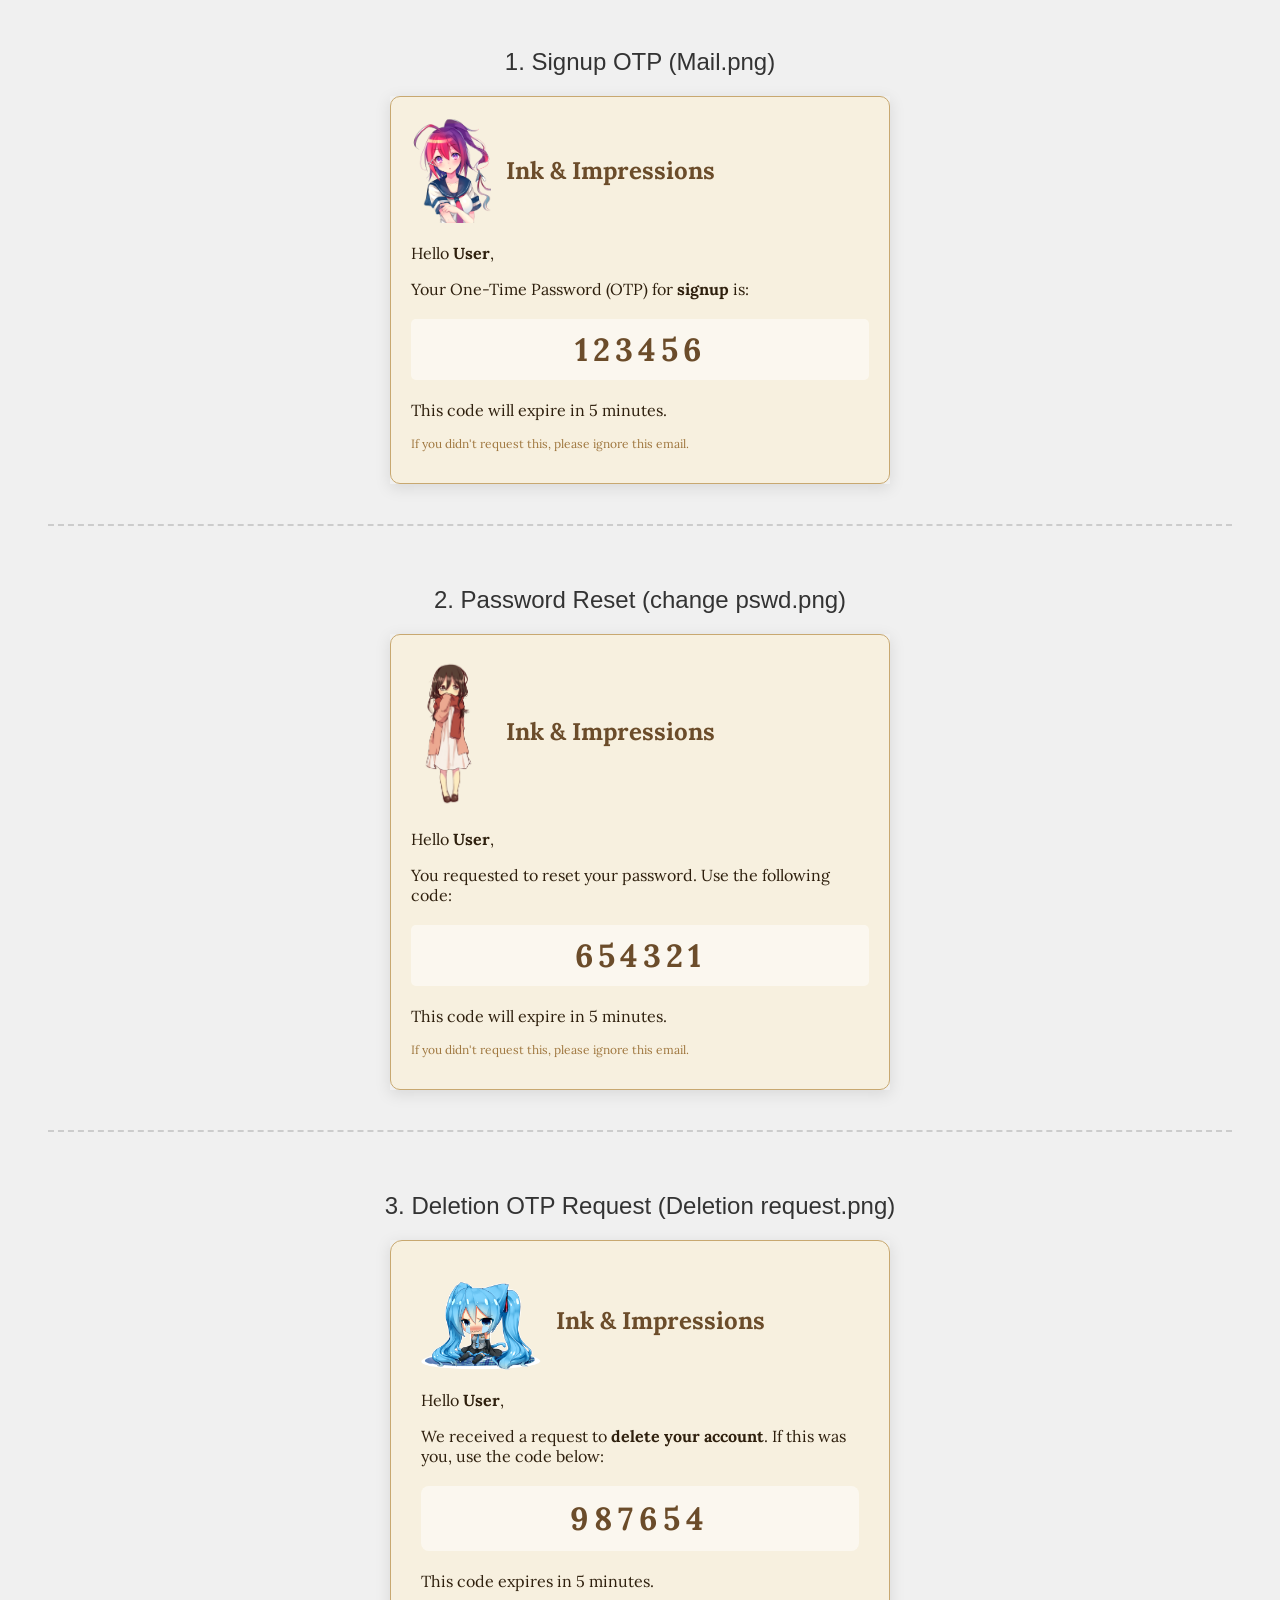
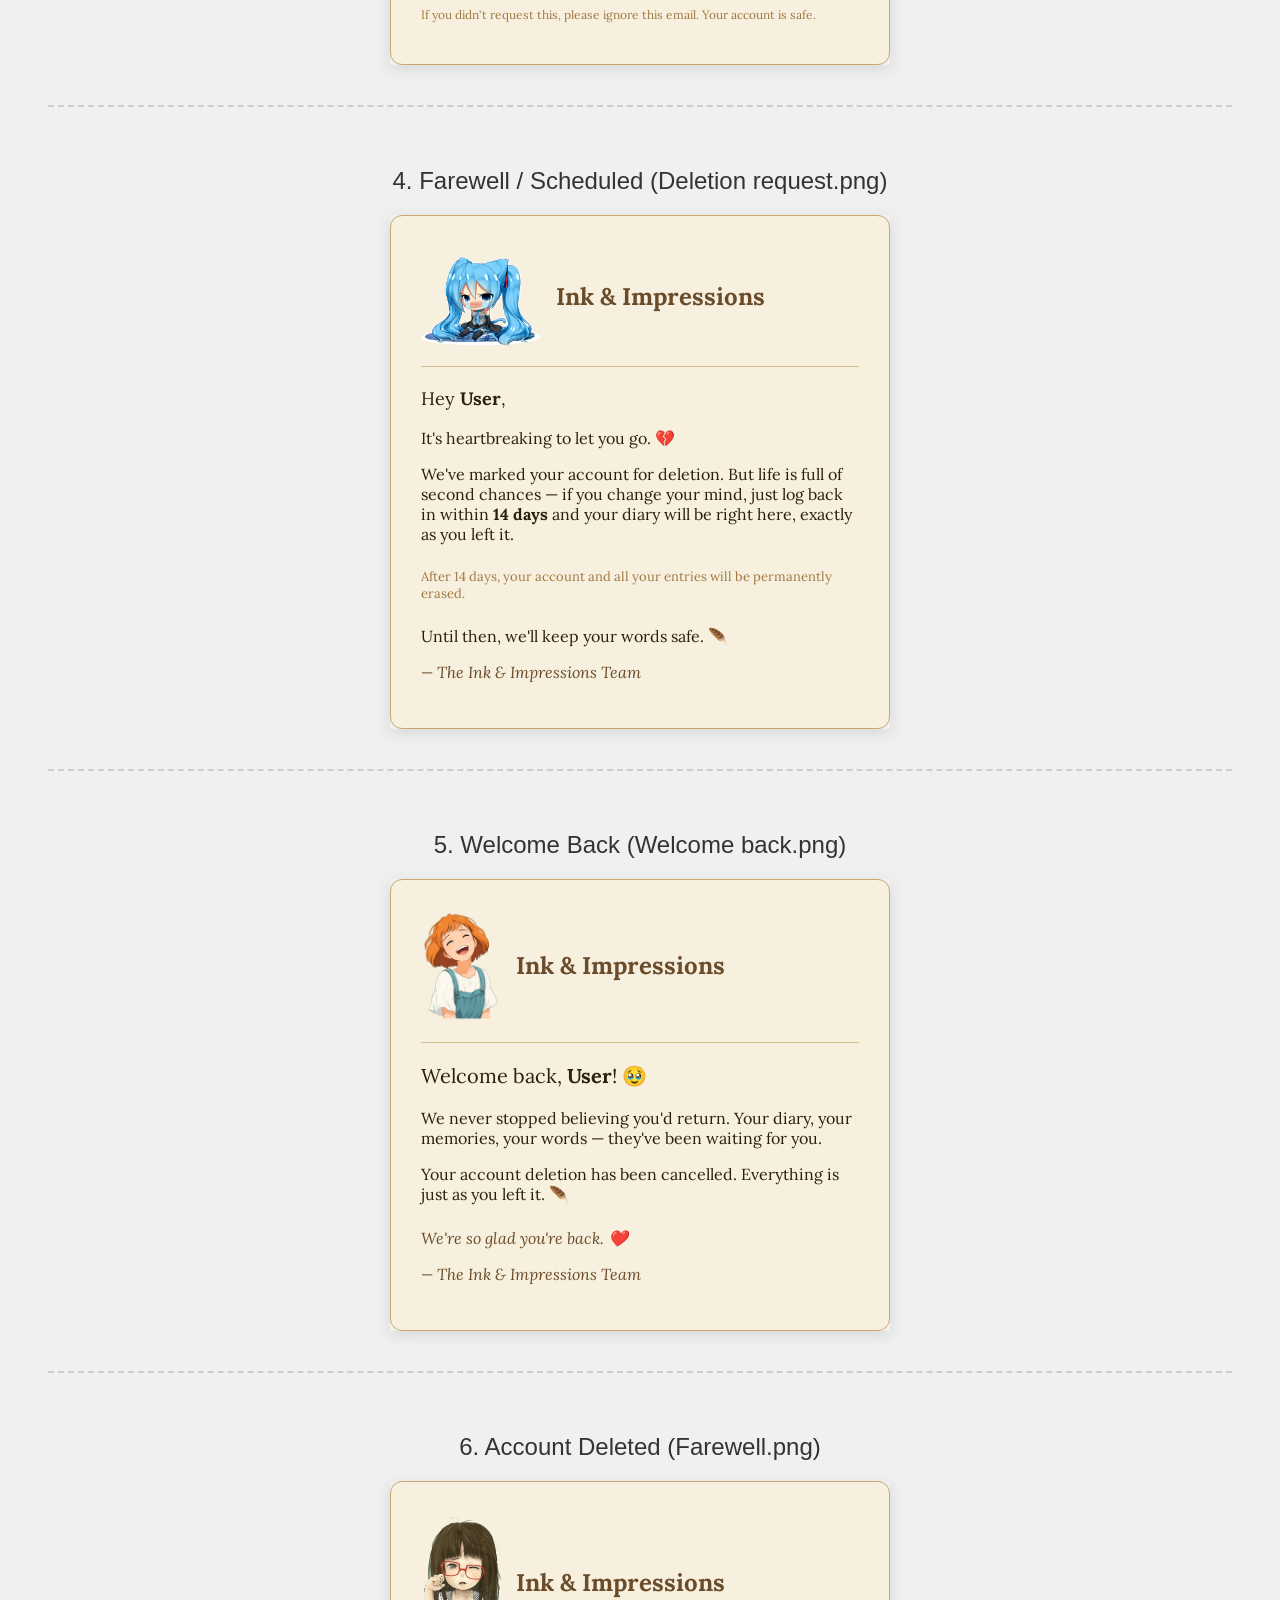
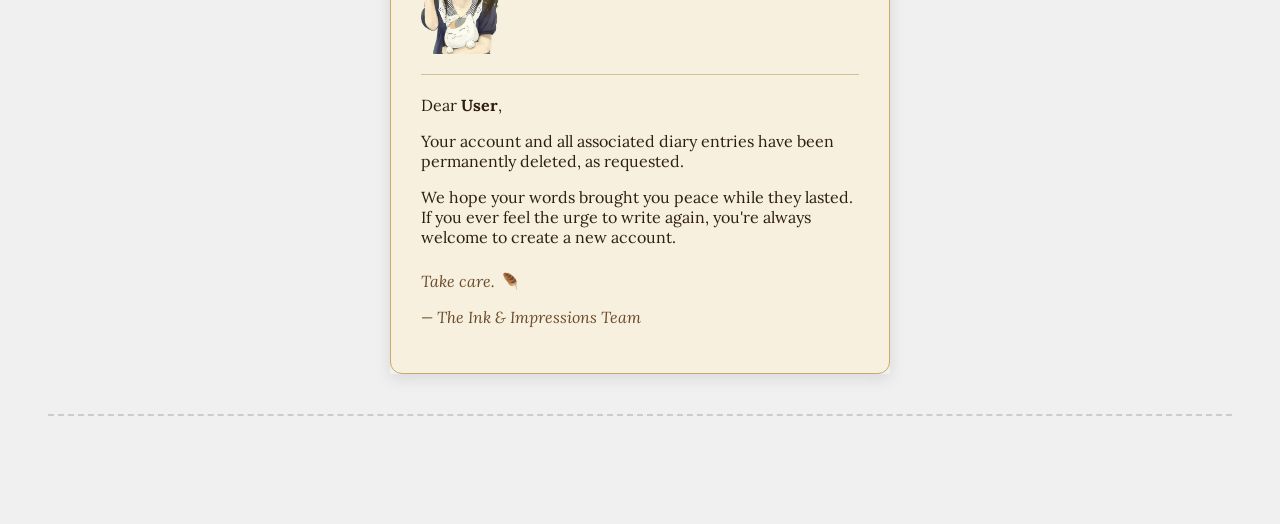
<file: scratch/all_emails_preview.html>
<!DOCTYPE html>
<html>
<head>
    <style>
        @import url('https://fonts.googleapis.com/css2?family=Lora:ital,wght@0,400..700;1,400..700&display=swap');
        body {
            background-color: #f0f0f0;
            padding: 40px;
            font-family: 'Segoe UI', Tahoma, Geneva, Verdana, sans-serif;
        }
        .preview-section {
            margin-bottom: 60px;
            border-bottom: 2px dashed #ccc;
            padding-bottom: 40px;
        }
        .section-title {
            font-size: 24px;
            color: #333;
            margin-bottom: 20px;
            text-align: center;
        }
        .email-container {
            max-width: 500px;
            margin: 0 auto;
            box-shadow: 0 4px 15px rgba(0,0,0,0.1);
        }
        img {
            max-width: 150px;
            border-radius: 8px;
        }
    </style>
</head>
<body>

    <!-- 1. Signup OTP -->
    <div class="preview-section">
        <div class="section-title">1. Signup OTP (Mail.png)</div>
        <div class="email-container">
            <div style="font-family: 'Lora', serif; padding: 20px; background: #f7f0df; border: 1px solid #c8a870; border-radius: 10px; color: #2e1f0d;">
                <div style="display: flex; align-items: center; margin-bottom: 20px;">
                    <img src="../Mail.png" alt="Ink & Impressions" style="max-width: 80px; border-radius: 8px; margin-right: 15px;">
                    <h2 style="color: #6b4c2a; margin: 0;">Ink & Impressions</h2>
                </div>
                <p>Hello <b>User</b>,</p>
                <p>Your One-Time Password (OTP) for <b>signup</b> is:</p>
                <div style="font-size: 32px; font-weight: bold; letter-spacing: 5px; color: #6b4c2a; margin: 20px 0; text-align: center; background: rgba(255,255,255,0.5); padding: 10px; border-radius: 5px;">
                    123456
                </div>
                <p>This code will expire in 5 minutes.</p>
                <p style="font-size: 12px; color: #a07840;">If you didn't request this, please ignore this email.</p>
            </div>
        </div>
    </div>

    <!-- 2. Password Reset -->
    <div class="preview-section">
        <div class="section-title">2. Password Reset (change pswd.png)</div>
        <div class="email-container">
            <div style="font-family: 'Lora', serif; padding: 20px; background: #f7f0df; border: 1px solid #c8a870; border-radius: 10px; color: #2e1f0d;">
                <div style="display: flex; align-items: center; margin-bottom: 20px;">
                    <img src="../change pswd.png" alt="Ink & Impressions" style="max-width: 80px; border-radius: 8px; margin-right: 15px;">
                    <h2 style="color: #6b4c2a; margin: 0;">Ink & Impressions</h2>
                </div>
                <p>Hello <b>User</b>,</p>
                <p>You requested to reset your password. Use the following code:</p>
                <div style="font-size: 32px; font-weight: bold; letter-spacing: 5px; color: #6b4c2a; margin: 20px 0; text-align: center; background: rgba(255,255,255,0.5); padding: 10px; border-radius: 5px;">
                    654321
                </div>
                <p>This code will expire in 5 minutes.</p>
                <p style="font-size: 12px; color: #a07840;">If you didn't request this, please ignore this email.</p>
            </div>
        </div>
    </div>

    <!-- 3. Deletion OTP Request -->
    <div class="preview-section">
        <div class="section-title">3. Deletion OTP Request (Deletion request.png)</div>
        <div class="email-container">
            <div style="font-family:'Lora',serif;padding:30px;background:#f7f0df;border:1px solid #c8a870;border-radius:12px;color:#2e1f0d;max-width:480px;margin:auto;">
                <div style="display: flex; align-items: center; margin-bottom: 20px;">
                    <img src="../Deletion request.png" alt="Ink & Impressions" style="max-width: 120px; border-radius: 8px; margin-right: 15px;">
                    <h2 style="color: #6b4c2a; margin: 0;">Ink & Impressions</h2>
                </div>
                <p>Hello <b>User</b>,</p>
                <p>We received a request to <b>delete your account</b>. If this was you, use the code below:</p>
                <div style="font-size:32px;font-weight:bold;letter-spacing:6px;color:#6b4c2a;text-align:center;background:rgba(255,255,255,0.5);padding:12px;border-radius:8px;margin:20px 0;">987654</div>
                <p>This code expires in 5 minutes.</p>
                <p style="font-size:12px;color:#a07840;">If you didn't request this, please ignore this email. Your account is safe.</p>
            </div>
        </div>
    </div>

    <!-- 4. Farewell (Scheduled for deletion) -->
    <div class="preview-section">
        <div class="section-title">4. Farewell / Scheduled (Deletion request.png)</div>
        <div class="email-container">
            <div style="font-family:'Lora',serif;padding:30px;background:#f7f0df;border:1px solid #c8a870;border-radius:12px;color:#2e1f0d;max-width:480px;margin:auto;">
                <div style="display: flex; align-items: center; margin-bottom: 20px;">
                    <img src="../Deletion request.png" alt="Ink & Impressions" style="max-width: 120px; border-radius: 8px; margin-right: 15px;">
                    <h2 style="color: #6b4c2a; margin: 0;">Ink & Impressions</h2>
                </div>
                <hr style="border:none;border-top:1px solid #d5c090;margin-bottom:20px;">
                <p style="font-size:18px;">Hey <b>User</b>,</p>
                <p>It's heartbreaking to let you go. 💔</p>
                <p>We've marked your account for deletion. But life is full of second chances —
                   if you change your mind, just log back in within <b>14 days</b> and your diary
                   will be right here, exactly as you left it.</p>
                <p style="font-size:13px;color:#a07840;margin-top:24px;">
                  After 14 days, your account and all your entries will be permanently erased.
                </p>
                <p style="margin-top:24px;">Until then, we'll keep your words safe. 🪶</p>
                <p style="color:#6b4c2a;font-style:italic;">— The Ink & Impressions Team</p>
            </div>
        </div>
    </div>

    <!-- 5. Welcome Back -->
    <div class="preview-section">
        <div class="section-title">5. Welcome Back (Welcome back.png)</div>
        <div class="email-container">
            <div style="font-family:'Lora',serif;padding:30px;background:#f7f0df;border:1px solid #c8a870;border-radius:12px;color:#2e1f0d;max-width:480px;margin:auto;">
                <div style="display: flex; align-items: center; margin-bottom: 20px;">
                    <img src="../Welcome back.png" alt="Ink & Impressions" style="max-width: 80px; border-radius: 8px; margin-right: 15px;">
                    <h2 style="color: #6b4c2a; margin: 0;">Ink & Impressions</h2>
                </div>
                <hr style="border:none;border-top:1px solid #d5c090;margin-bottom:20px;">
                <p style="font-size:20px;">Welcome back, <b>User</b>! 🥹</p>
                <p>We never stopped believing you'd return. Your diary, your memories, your words —
                   they've been waiting for you.</p>
                <p>Your account deletion has been cancelled. Everything is just as you left it. 🪶</p>
                <p style="margin-top:24px;font-style:italic;color:#6b4c2a;">
                  We're so glad you're back. ❤️
                </p>
                <p style="color:#6b4c2a;font-style:italic;">— The Ink & Impressions Team</p>
            </div>
        </div>
    </div>

    <!-- 6. Account Deleted -->
    <div class="preview-section">
        <div class="section-title">6. Account Deleted (Farewell.png)</div>
        <div class="email-container">
            <div style="font-family:'Lora',serif;padding:30px;background:#f7f0df;border:1px solid #c8a870;border-radius:12px;color:#2e1f0d;max-width:480px;margin:auto;">
                <div style="display: flex; align-items: center; margin-bottom: 20px;">
                    <img src="../Farewell.png" alt="Ink & Impressions" style="max-width: 80px; border-radius: 8px; margin-right: 15px;">
                    <h2 style="color: #6b4c2a; margin: 0;">Ink & Impressions</h2>
                </div>
                <hr style="border:none;border-top:1px solid #d5c090;margin-bottom:20px;">
                <p>Dear <b>User</b>,</p>
                <p>Your account and all associated diary entries have been permanently deleted, as requested.</p>
                <p>We hope your words brought you peace while they lasted. If you ever feel the urge to write again,
                   you're always welcome to create a new account.</p>
                <p style="margin-top:24px;font-style:italic;color:#6b4c2a;">Take care. 🪶</p>
                <p style="color:#6b4c2a;font-style:italic;">— The Ink & Impressions Team</p>
            </div>
        </div>
    </div>

</body>
</html>
</file>
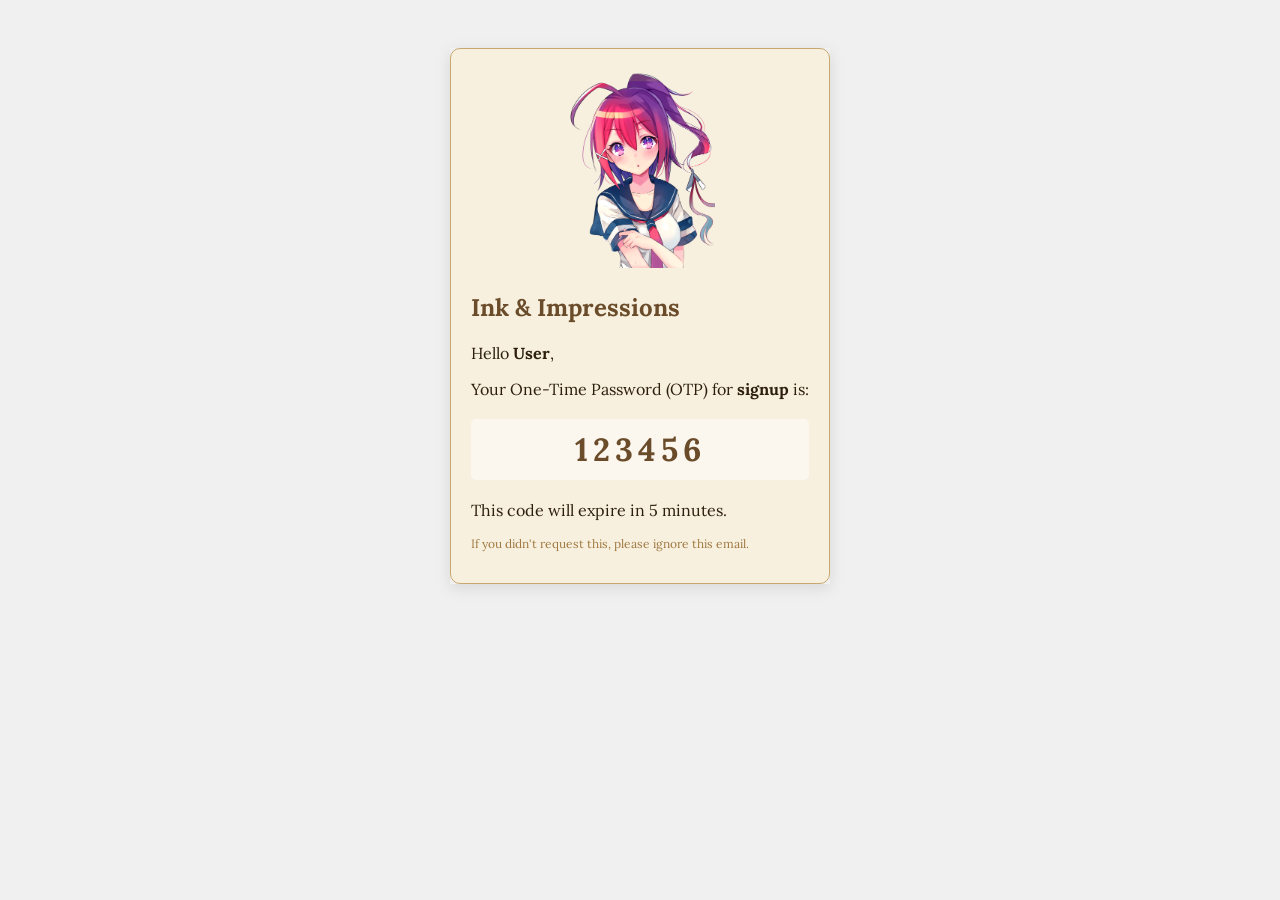
<file: scratch/email_preview.html>
<!DOCTYPE html>
<html>
<head>
    <style>
        @import url('https://fonts.googleapis.com/css2?family=Lora:ital,wght@0,400..700;1,400..700&display=swap');
        body {
            background-color: #f0f0f0;
            padding: 40px;
            display: flex;
            justify-content: center;
        }
        .email-container {
            max-width: 500px;
            box-shadow: 0 4px 15px rgba(0,0,0,0.1);
        }
    </style>
</head>
<body>
    <div class="email-container">
        <div style="font-family: 'Lora', serif; padding: 20px; background: #f7f0df; border: 1px solid #c8a870; border-radius: 10px; color: #2e1f0d;">
            <div style="text-align: center; margin-bottom: 20px;">
                <img src="../Mail.png" alt="Ink & Impressions" style="max-width: 150px; border-radius: 8px;">
            </div>
            <h2 style="color: #6b4c2a;">Ink & Impressions</h2>
            <p>Hello <b>User</b>,</p>
            <p>Your One-Time Password (OTP) for <b>signup</b> is:</p>
            <div style="font-size: 32px; font-weight: bold; letter-spacing: 5px; color: #6b4c2a; margin: 20px 0; text-align: center; background: rgba(255,255,255,0.5); padding: 10px; border-radius: 5px;">
                123456
            </div>
            <p>This code will expire in 5 minutes.</p>
            <p style="font-size: 12px; color: #a07840;">If you didn't request this, please ignore this email.</p>
        </div>
    </div>
</body>
</html>
</file>
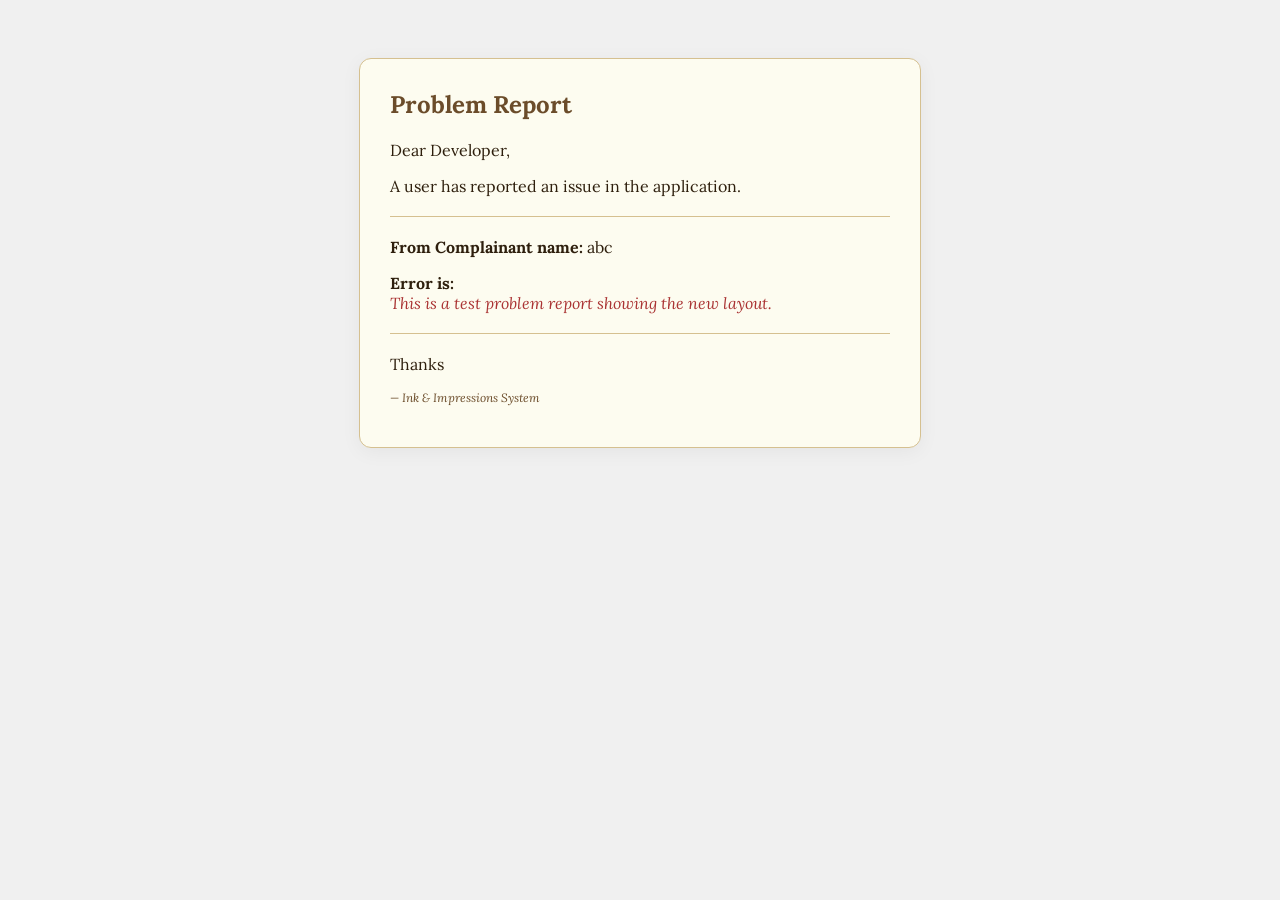
<file: scratch/problem_report_preview.html>
<!DOCTYPE html>
<html>
<head>
    <style>
        @import url('https://fonts.googleapis.com/css2?family=Lora:ital,wght@0,400..700;1,400..700&display=swap');
    </style>
</head>
<body style="background: #f0f0f0; padding: 50px;">
    <!-- MOCKUP OF THE PROBLEM REPORT EMAIL -->
    <div style="font-family:'Lora',serif;padding:30px;background:#fdfcf0;border:1px solid #d5c090;border-radius:12px;color:#2e1f0d;max-width:500px;margin:auto;box-shadow: 0 4px 20px rgba(0,0,0,0.05);">
      <h2 style="color: #6b4c2a; margin-top: 0;">Problem Report</h2>
      <p>Dear Developer,</p>
      <p>A user has reported an issue in the application.</p>
      <hr style="border:none;border-top:1px solid #d5c090;margin:20px 0;">
      <p><b>From Complainant name:</b> abc</p>
      <p><b>Error is:</b><br>
      <i style="color: #a33;">This is a test problem report showing the new layout.</i></p>
      <hr style="border:none;border-top:1px solid #d5c090;margin:20px 0;">
      <p>Thanks</p>
      <p style="color:#6b4c2a;font-size:12px;font-style:italic;">— Ink & Impressions System</p>
    </div>
</body>
</html>
</file>
